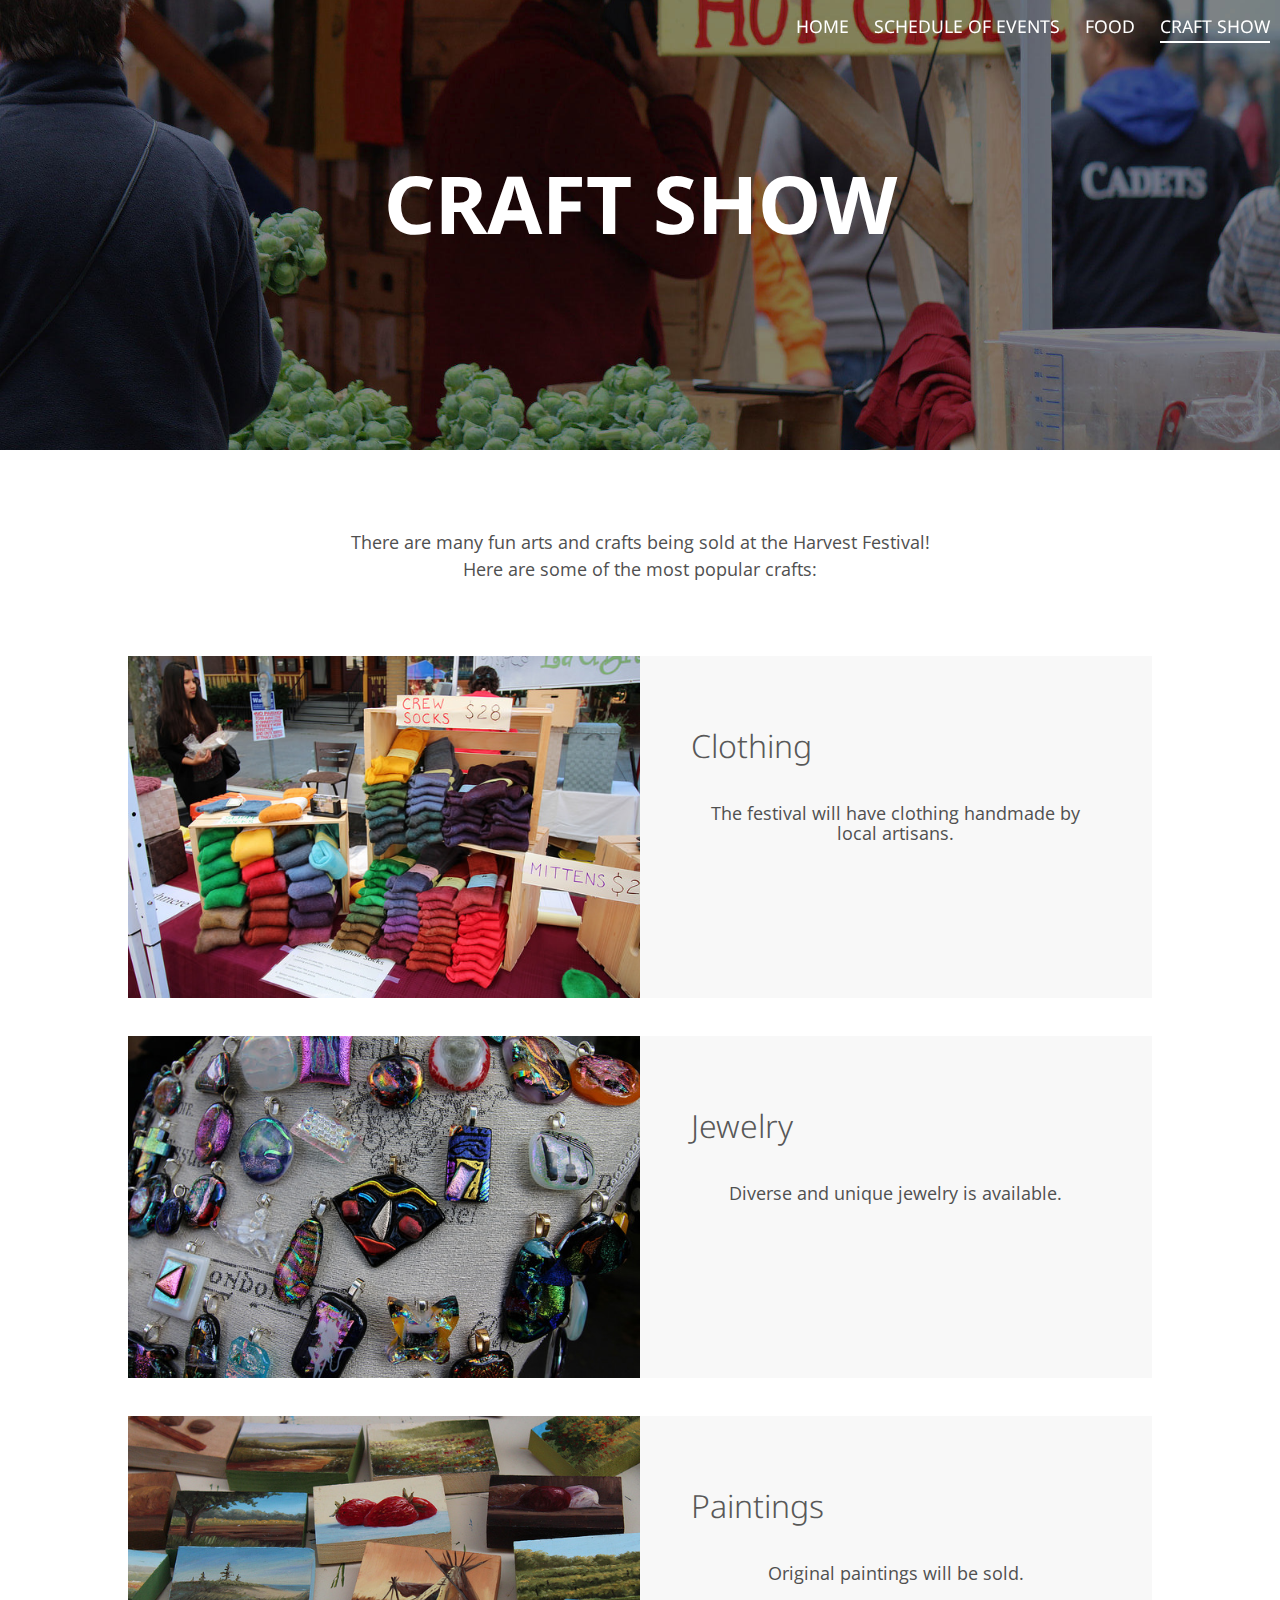
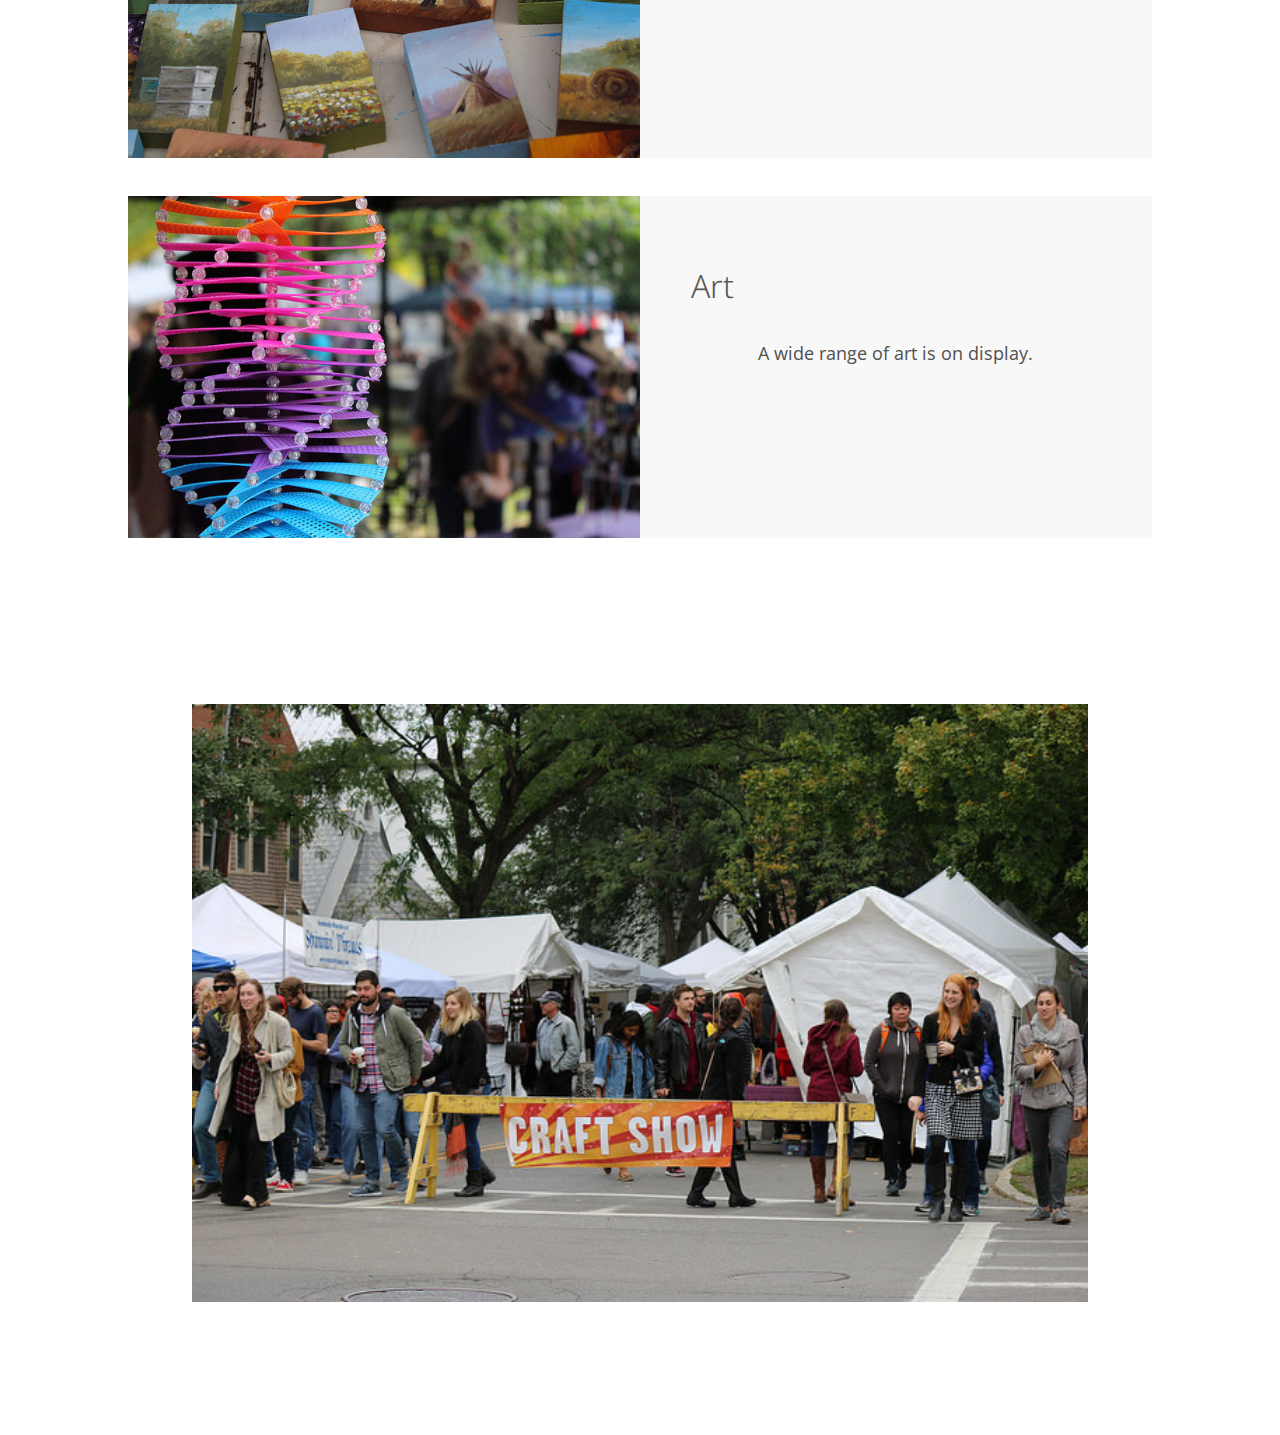
<file: crafts.html>
<!DOCTYPE html>
<html lang="en">
    
    <head>
        <title>Apple Fest Website: Events </title>
        <link rel="stylesheet" type="text/css" href="styles/normalize.min.css">
        <link rel="stylesheet" href="styles/styles.css" type="text/css"/>
        <script src="http://ajax.googleapis.com/ajax/libs/jquery/1.10.2/jquery.min.js" type="text/javascript"></script>        
        <script src="js/main.js"></script>
    </head>

    <body>
       <div class="titleSection craftTitleSection"> <!-- nav_bar needs to be inside title section div for js animations to work-->
             <div class="nav_bar">
                <ul> <li> <a href="index.html" class="otherPages">HOME</a> </li>
                <li> <a href="events.php" class="otherPages">SCHEDULE OF EVENTS</a> </li>
                <li> <a href="food.html" class="otherPages">FOOD</a> </li>
                <li> <a href="crafts.html" class="currentPage">CRAFT SHOW</a> </li>
                </ul>
            </div> 

             <div class = "appleFestTitle"> 
                <div class = "craftTitle"> CRAFT SHOW </div>
            </div>
        </div>
            <div class="craftList"> <p>There are many fun arts and crafts being sold at the Harvest Festival! <span class = "nextLine"> Here are some of the most popular crafts: </span></p> 
            
        <div class="craftItem">
            <img class="craftImage" src="images/clothing.jpg" alt="Clothing"> <!-- https://www.flickr.com/photos/106103661@N02/15430235036/in/album-72157648366747526/ -->
            <div class="title">Clothing</div>
            <p>The festival will have clothing handmade by local artisans.</p>
        </div>
        

        <div class="craftItem">
            <img class="craftImage" src="images/jewelry.jpg" alt="Jewelry"> <!-- https://www.flickr.com/photos/106103661@N02/15452945212/in/album-72157648366747526/ -->
            <div class="title">Jewelry</div>
            <p>Diverse and unique jewelry is available. </p>
        </div>

        <div class="craftItem">
            <img class="craftImage" src="images/paintings.jpg" alt="Paintings"> <!-- https://www.flickr.com/photos/106103661@N02/10397071653/in/album-72157648008079417/ -->
            <div class="title">Paintings</div>
            <p>Original paintings will be sold.</p>
        </div>

        <div class="craftItem">
            <img class="craftImage" src="images/artPiece.jpg" alt="Art Piece"> <!-- https://www.flickr.com/photos/106103661@N02/10397068263/in/album-72157648008079417/ -->
            <div class="title">Art</div>
            <p>A wide range of art is on display.</p>
        </div>

        <img class="sign" alt = "sign" src="images/craftSign.jpg"> <!--https://www.flickr.com/photos/106103661@N02/21839168830/in/album-72157657274645113/-->
        
    
       </div>  
    </body>

</html>
</file>
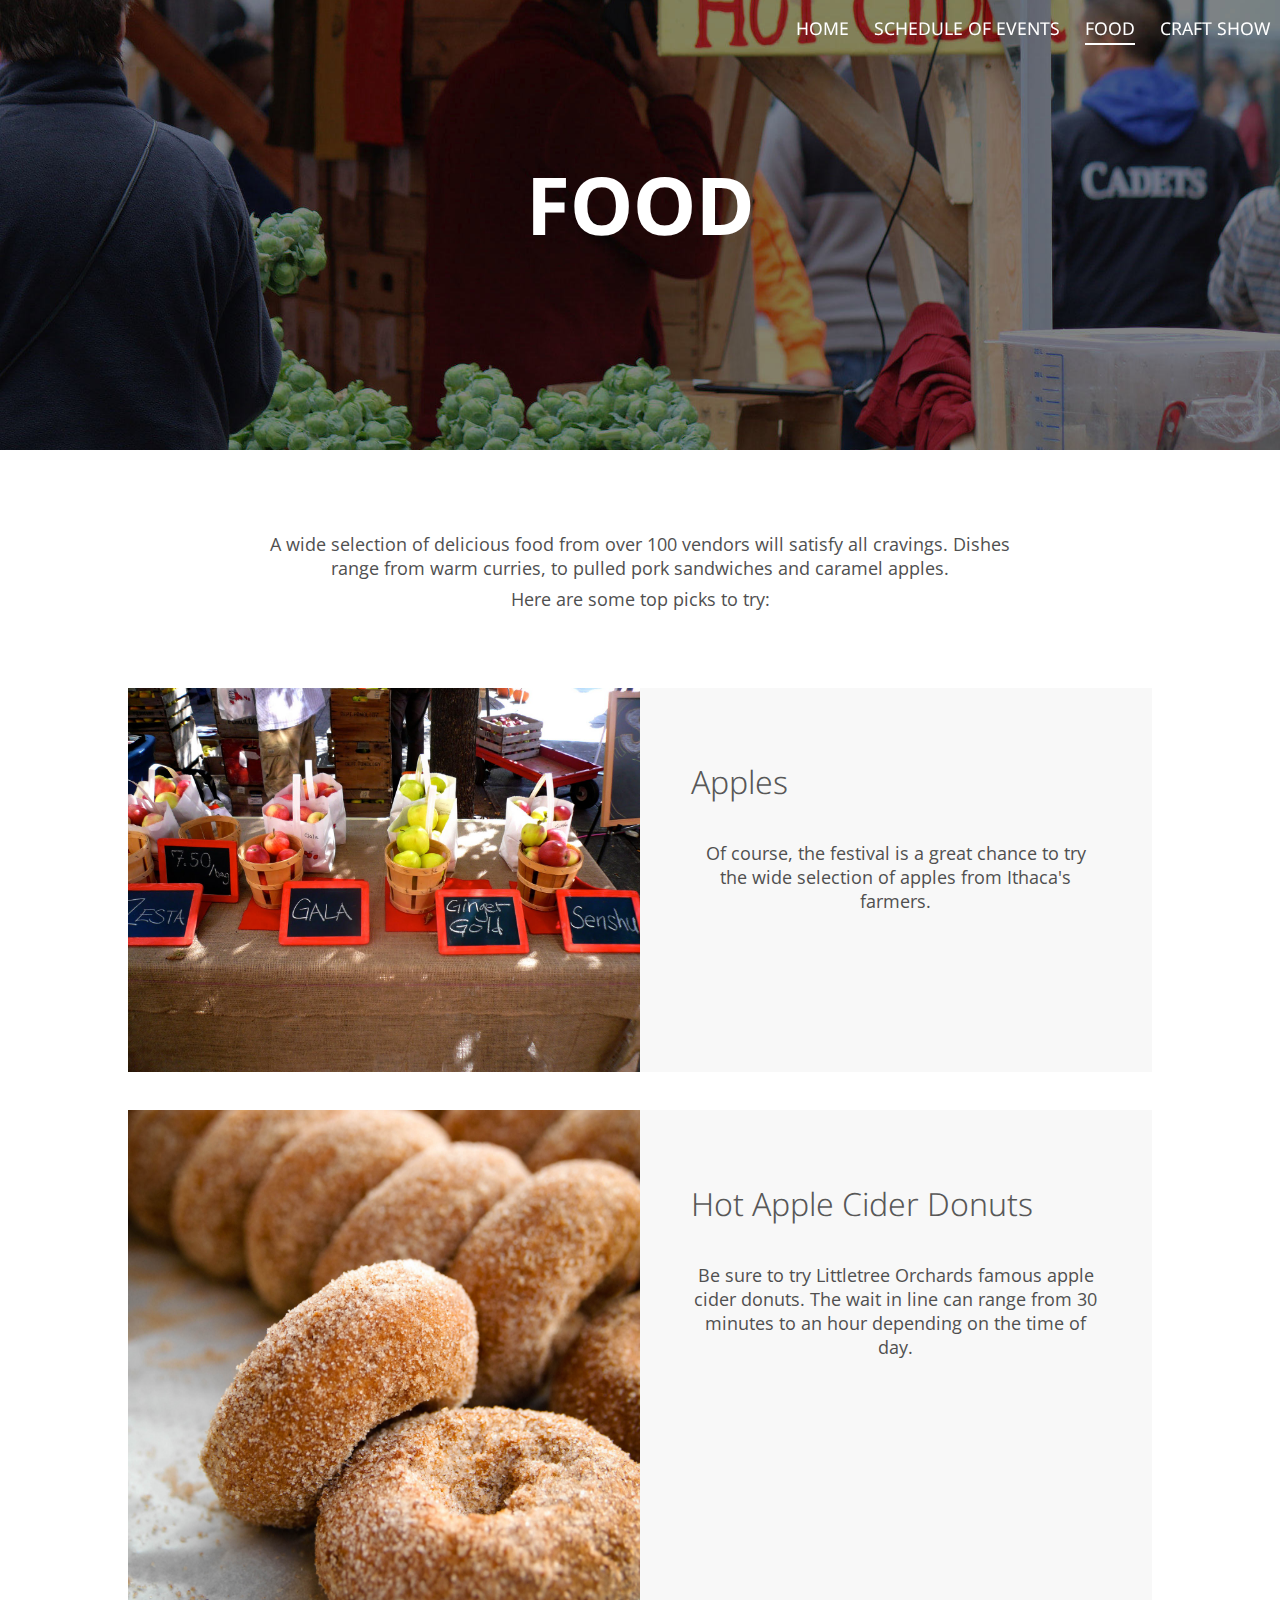
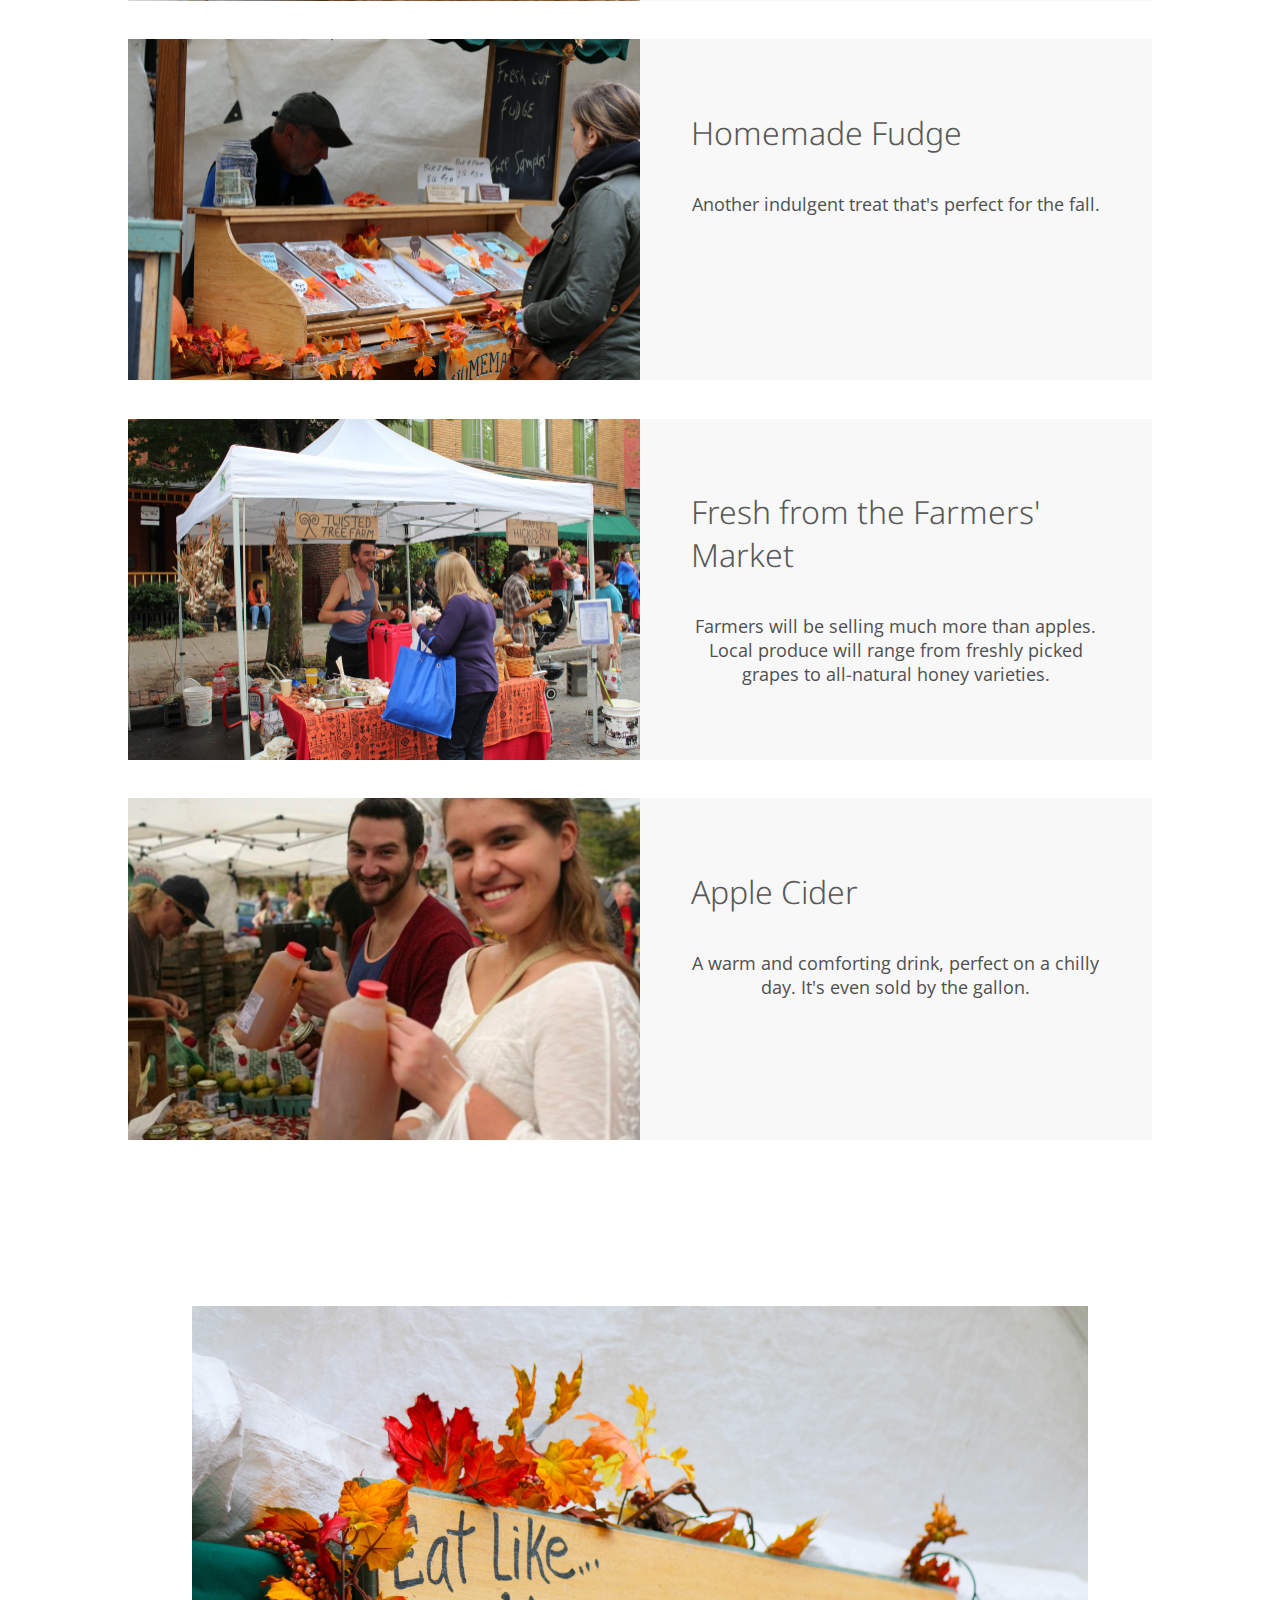
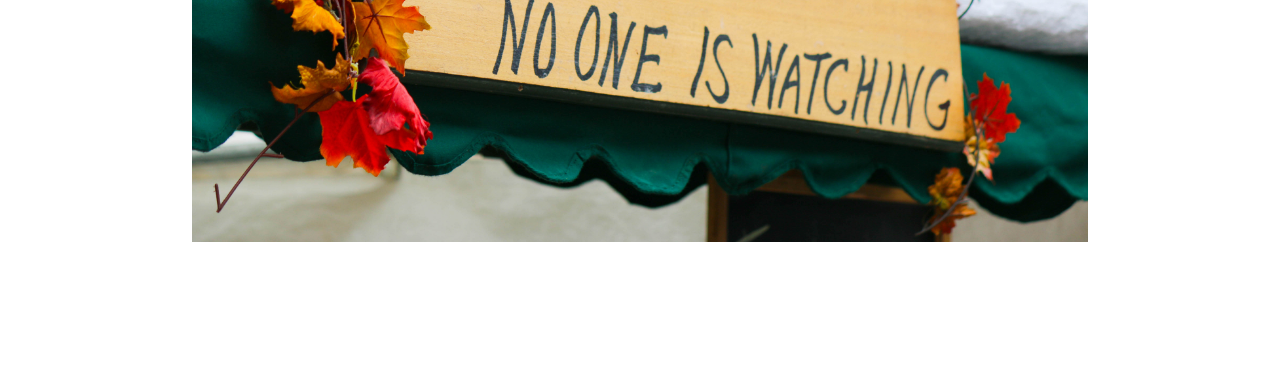
<file: food.html>
<!DOCTYPE html>
<html lang="en">
<head>
	<title>Apple Fest Website: Food</title>
	<link rel="stylesheet" href="styles/styles.css" type="text/css"/>
        <script src="http://ajax.googleapis.com/ajax/libs/jquery/1.10.2/jquery.min.js" type="text/javascript"></script>        
        <script src="js/main.js"></script>
</head>
<body>
	 <div class="titleSection foodTitleSection"> 
         <div class="nav_bar">
                <ul> <li> <a href="index.html" class="otherPages">HOME</a> </li>
                <li> <a href="events.php" class="otherPages">SCHEDULE OF EVENTS</a> </li>
                <li> <a href="food.html" class="currentPage">FOOD</a> </li>
                <li> <a href="crafts.html" class="otherPages">CRAFT SHOW</a> </li>
                </ul>
        </div> 
            
     	<div class = "appleFestTitle"> 
            <div class = "foodTitle"> FOOD </div>
        </div>
    </div>

    <div class="foodList">

    	<p>A wide selection of delicious food from over 100 vendors will satisfy all cravings. Dishes range from warm curries, to pulled pork sandwiches and caramel apples. <span class = "nextLine"> Here are some top picks to try: </span></p>

    	<div class="foodItem">
    		<img class="foodImage" src="images/applevariety.jpg" alt="Apples"> <!-- https://octoberat216.wordpress.com/2009/09/27/ithaca-apple-festival/ -->
    	    <div class="title">Apples</div>
    		<p>Of course, the festival is a great chance to try the wide selection of apples from Ithaca's farmers.</p>
    	</div>
    	
    	<div class="foodItem">
	    	<img class="foodImage" src="images/donuts.jpg" alt="Apple Cider Donuts"> <!-- http://southingtonobserver.com/2013/10/07/the-big-apple/ -->
	    	<div class="title">Hot Apple Cider Donuts</div>
	    	<p>Be sure to try Littletree Orchards famous apple cider donuts. The wait in line can range from 30 minutes to an hour depending on the time of day.</p>
    	</div>

    	<div class="foodItem">
	    	<img class="foodImage" src="images/fudge.jpg" alt="Fudge"> <!-- https://www.flickr.com/photos/106103661@N02/22027343645/in/album-72157657274645113/ -->
	    	<div class="title">Homemade Fudge</div>
	    	<p>Another indulgent treat that's perfect for the fall. </p>
    	</div>

    	<div class="foodItem">
	    	<img class="foodImage" src="images/farmers.jpg" alt="Farmers Market"> <!-- https://www.flickr.com/photos/106103661@N02/10397075273/in/album-72157648008079417/ -->
	    	<div class="title">Fresh from the Farmers' Market</div>
	    	<p>Farmers will be selling much more than apples. Local produce will range from freshly picked grapes to all-natural honey varieties.</p>
    	</div>

    	<div class="foodItem">
	    	<img class="foodImage" src="images/ciderbottle.jpg" alt="Apple Cider"> <!-- http://www.ciderweekflx.com/event/ithacas-apple-harvest-festival/ -->
	    	<div class="title">Apple Cider</div>
	    	<p>A warm and comforting drink, perfect on a chilly day. It's even sold by the gallon.</p>
    	</div>

    	<img class="sign" alt = "sign" src="images/foodsign.jpg"> <!--https://www.flickr.com/photos/106103661@N02/21839168880/in/album-72157657274645113/-->
    	
    </div>
     

</body>
</html>
</file>
<file: styles/styles.css>
@import url('https://fonts.googleapis.com/css?family=Droid+Sans:400,700|Roboto|Open+Sans');

html, body {
	/*Overrides auto margin & paddings by browsers*/
	margin: 0;
	padding: 0;

	height: 100%;
	width: 100%;
}

/*------------------------ HOME PAGE ------------------------*/
.nav_bar {
  position: fixed;
  z-index: 1;
  width: 100%;
  height: 8.02%;
  background-color: rgba(230, 16, 10, 0.901961);
}

.nav_bar ul {
    list-style-type: none;
    margin: 0;
    padding: 0.5% 0 0.5% 0;
    text-align: right; /*puts nav bar on right*/

    font-family: 'Droid Sans', sans-serif;
    font-weight: 400;
    font-size: 110%;
}

.nav_bar li {
    display: inline-block;
    padding: 0.784%;
}

.nav_bar li a {
  text-decoration: none;
  color: white;  
  padding: 5px 0; /*underline's distance from text. must keep as pixels*/
  background: linear-gradient(to left, white, white) no-repeat bottom left;
  background-size: 0% 8%; /*width of underline*/
  transition: 0.5s;
}

.nav_bar li a.currentPage {
  background-size: 100% 8%;
}

.nav_bar li a.otherPages:hover { /*makes underline under words*/
  background-size: 100% 8%;
}

.titleSection .nav_bar {
  background-color: transparent;
  transition: 0.5s;
}

.titleSection {
	position: relative;
  top: 0;
  left: 0;
  height: 90%;
  width: 100%;
  overflow: hidden;
  background: url('../images/apples.jpg'); /*https://www.flickr.com/photos/106103661@N02/10397073603/in/album-72157648008079417/*/
  background-position: center center;
  background-size: cover;
}

#coverImage { 
	height: auto;
    width: auto;
    width: 100%;
    height: 90%;
}

.appleFestTitle { 
   font-family: 'Droid Sans', sans-serif;
   font-weight: 700;
   font-size: 500%;
   color: white;
   position: absolute;
   width: 80%; /*width of appleFestTitle div = 80% of width of its container (titleSection)*/
   text-align: center;

   left: 50%; /*Moves left edge of appleFestTitle to 50% of containing div (titleSection)*/
   top: 45%;
   -moz-transform: translateX(-50%) translateY(-50%);
   -webkit-transform: translateX(-50%) translateY(-50%);
   transform: translateX(-50%) translateY(-50%); /*Translate x: offsets by 50% of width of bounding box (
   element for which style is being applied- appleFestTitle box)*/
}

.appleFestSubtitle {
  font-family: 'Open Sans', sans-serif;
  font-weight: 400;
  font-size: 35%;
  color: white;
}

.mainPageSection {
  padding: 5% 11.8%;
}

.mainPageImage {
  margin-top: 3%;
  width: 100%;
}

.about {
  background-color: rgb(247, 247, 247);
}

/*------------------------ HOME PAGE: APPLE FEST MAP ------------------------*/
.map { 
  background-color: rgb(252, 252, 252);
  font-family: 'Open Sans', sans-serif;
  font-weight: 400;
  font-size: 108%;
  color: rgb(128, 128, 128);
}

.map ul {
  list-style-type: none;
  margin-left: 65%;
  margin-top: 5%;
  margin-bottom: 30%;
}

.map li{
  margin: 15px 0;
  font-family: 'Open Sans', sans-serif;
}

.map img {
  float: left;
  width: 65%;
  position: relative;
}

#craftshow:hover {
    background-color: #F90E1B;
    color:white;
}
#commons:hover {
    background-color: #F09826;
    color:white;
}
#west:hover {
    background-color: #2BAB3F;
    color:white;
}
#stage:hover {
    background-color: #1AA1E5;
    color:white;
}
#park:hover {
    background-color: #B5AA23;
    color:white;
}
#allay:hover {
    background-color: #8659A0;
    color:white;
}
#rest:hover {
    background-color: #E00E52;
    color:white;
}

/*------------------------ HOME PAGE: TRANSPORTATION ------------------------*/
.transportation {
  background-color: rgb(247, 247, 247);
}

.title {
  font-family: 'Droid Sans', sans-serif;
  font-weight: 700;
  font-size: 300%;
  color: rgb(102, 102, 102);
  text-align: center;
}

p {
  font-family: 'Open Sans', sans-serif;
  font-weight: 400;
  font-size: 110%;
  color: rgb(128, 128, 128);
}

.description {
  margin-top: 3%;
}

#googleMap { /*Google map showing where Apple Fest is*/
   width: 100%;
   height: 400px;
   background-color: rgb(102, 102, 102);
 }

/*------------------------ FOOTER ------------------------*/
footer {
  background-color: rgb(247, 247, 247);
  position: relative;
  top: 0;
  left: 0;
  text-align: center; /*ensures text inside footer & ul is centered*/
  padding: 1.5% 0 1.5% 0;
}

.homeFooter {
  background-color: white;
}

.footerTitle {
  font-family: 'Open Sans', sans-serif;
  font-weight: 400;
  font-size: 100%;
  color: rgb(128, 128, 128);
  padding: 0;
}

.footerImage {
  height: 40px;
}

footer ul {
  list-style-type: none;
  margin: 0;
  padding: 0;
}

footer li {
  display: inline-block;
  padding-left: 1%;
  padding-right: 1%;
  padding-top: 1%;
}

/*------------------------ EVENTS PAGE ------------------------*/
.eventsTitleSection {
  top: 0;
  left: 0;
  height: 50%;
  width: 100%;
  overflow: hidden;
  background: url('../images/crowdzoomed.jpg'); /*https://www.flickr.com/photos/106103661@N02/10397073603/in/album-72157648008079417/*/
  background-position: center center;
  background-size: cover;
}

.eventsTitle{
  font-size: 100%;
}

.day {
  font-family: 'Droid Sans', sans-serif;
  font-weight: 700;
  font-size: 300%;
  color: rgb(102, 102, 102);
  padding: 5% 11.8%;
  display: block;
}

.oddDay {
  background-color: rgb(247, 247, 247);
}

.time {
  font-family: 'Open Sans', sans-serif;
  font-weight: 400;
  color: rgb(128,128,128);
  font-size: 55%;
  display: inline-block;
}

/*------------------------ EVENTS PAGE: TABLE ------------------------*/
.tg {
  border-collapse:collapse;
  border-spacing:0;
  border-color: rgb(231,231,231);
  border: 2px;
  font-size: 45.8%;
  width: 100%;
  margin-top: 1%;
  margin-bottom: 1%;
}

.tg td { /*cells*/
  font-family: 'Open Sans', sans-serif;
  font-weight: 400;
  text-align: left;
  color: rgb(102,102,102);

  padding: 1.232032854% 0.514%;
  border-style:solid;
  border-width:0px;
  border-bottom-width: 1px;
  border-color: rgb(231,231,231);
  overflow:hidden;
  word-break:normal;
  vertical-align: text-top;
}

.tg th { /*header cell styling*/
  font-family: 'Droid Sans', sans-serif;
  font-weight: 700;
  text-align: left;
  color: rgb(102,102,102);

  padding: 1.232032854% 0.514%;
  border-style:solid;
  border-width:0px;
  border-bottom-width: 1px;
  border-color: rgb(231,231,231);
  overflow:hidden;
  word-break:normal;
  vertical-align: text-top;
}

.tableTitle {
  font-weight: 700;
}

.italic{ 
  font-style: italic; 
  padding-right: 4px;
}

.table_description{
  font-size: 82%;
}

.space {
  display: block; /* makes it have a width */
  content: ""; /* clears default height */
  margin-top: 1.913265306%; 
}

.cell-time { 
  width: 170px; /*Width of time cell. N2use pixels to keep width uniform for all tables (% will be based on size of specific day's (i.e Friday's) div)*/
}

.cell-time.cell-last { /*styles div with cell-time AND cell-last. Removes line on bottom of table*/
  border-bottom-width: 0px;

}

.cell-descript.cell-last { /*styles div with cell-descript AND cell-last. Removes line on bottom of table*/
  border-bottom-width: 0px;
}

/*------------------------ FOOD PAGE ------------------------*/
.foodTitleSection {
  top: 0;
  left: 0;
  height: 50%;
  width: 100%;
  overflow: hidden;
  background: url('../images/cider.jpg'); /*https://www.flickr.com/photos/106103661@N02/21406193973/in/album-72157657274645113/*/
  background-position: center center;
  background-size: cover;
}

.foodTitle {
  	font-size: 100%;
}

.foodList p {
	padding: 5% 20% 3%;
	color: rgb(80, 80, 80);
  text-align: center;
}

.nextLine {
  display: block;
  margin-top: 1%;
}

.sign {
	width: 70%;
	margin: 10% 15% 10%;
}

.foodItem {
	display: block;
    overflow: hidden;
    background: rgba(206, 206, 206, 0.15);
    width: 80%;
    margin: 3% 10%;
}

.foodItem .title {
    font-family: 'Droid Sans', sans-serif;
    font-weight: 300;
    font-size: 2em;
    color: rgb(88, 88, 88);
    width: 40%;
    text-align: left;
    padding: 7% 5% 2%;
    display: block;
    float: left;
}

.foodImage {
    width: 50%;
    float: left;
}

.foodItem p {
    padding: 0 5% 0;
    width: 40%;
    display: block;
    float: left;
}

/*------------------------ CRAFTS SHOW PAGE ------------------------*/
.craftTitleSection {
  top: 0;
  left: 0;
  height: 50%;
  width: 100%;
  overflow: hidden;
  background: url('../images/cider.jpg'); /*https://www.flickr.com/photos/106103661@N02/21406193973/in/album-72157657274645113/*/
  background-position: center center;
  background-size: cover;
}

.craftTitle {
    font-size: 100%;
}

.craftList p {
  padding: 5% 20% 3%;
  color: rgb(80, 80, 80);
  text-align: center;
}

.sign {
  width: 70%;
  margin: 10% 15% 10%;
}

.craftItem {
  display: block;
    overflow: hidden;
    background: rgba(206, 206, 206, 0.15);
    width: 80%;
    margin: 3% 10%;
}

.craftItem .title {
    font-family: 'Droid Sans', sans-serif;
    font-weight: 300;
    font-size: 2em;
    color: rgb(88, 88, 88);
    width: 40%;
    text-align: left;
    padding: 7% 5% 2%;
    display: block;
    float: left;
}

.craftImage {
    width: 50%;
    float: left;
}

.craftItem p {
    padding: 0 5% 0;
    width: 40%;
    display: block;
    float: left;
}

/*------------------------ Design for MOBILE ------------------------*/

@media screen and (max-width: 480px) {
    /*------------------------ HOME PAGE ------------------------*/
    .nav_bar {
      height: 6%;
    }

    .nav_bar ul {
      font-size: 100%;
    }

    .titleSection {
      height: 50%;
    }

    .appleFestTitle {
      font-size: 200%;
    }

    .appleFestSubtitle {
      font-size: 50%;
    }

    p {
      font-size: 40%;
    }
    .map img {
      width: 100%;
    }
    .map ul {
      margin-top: 85%;
      margin-bottom: 10%;
      margin-left: 0;
      padding-left: 5%;
    }
    .map li {
      margin: 10px, 0;
    }
    .title {
      font-size: 200%;
    }

    /*------------------------ EVENTS PAGE ------------------------*/
    .eventsTitle{
      font-size: 60%;
    }

    /*------------------------ FOOD PAGE ------------------------*/
    .foodTitle{
      font-size: 60%;
    }
    .foodItem .title {
        font-size: 1em;
        padding: 7% 5% 1%;
    }
    .foodItem p {
        padding: 0 2% 0;
        width: 40%;
        font-size: 0;
    }

    /*------------------------ CRAFTS SHOW PAGE ------------------------*/
    .craftTitle{
      font-size: 60%;
    }
    .craftItem .title {
        font-size: 1em;
        padding: 7% 5% 1%;
    }
    .craftItem p {
        padding: 0 2% 0;
        width: 40%;
        font-size: 0;
    }
    .tg{
      font-size: 20%;
    }
}
</file>
